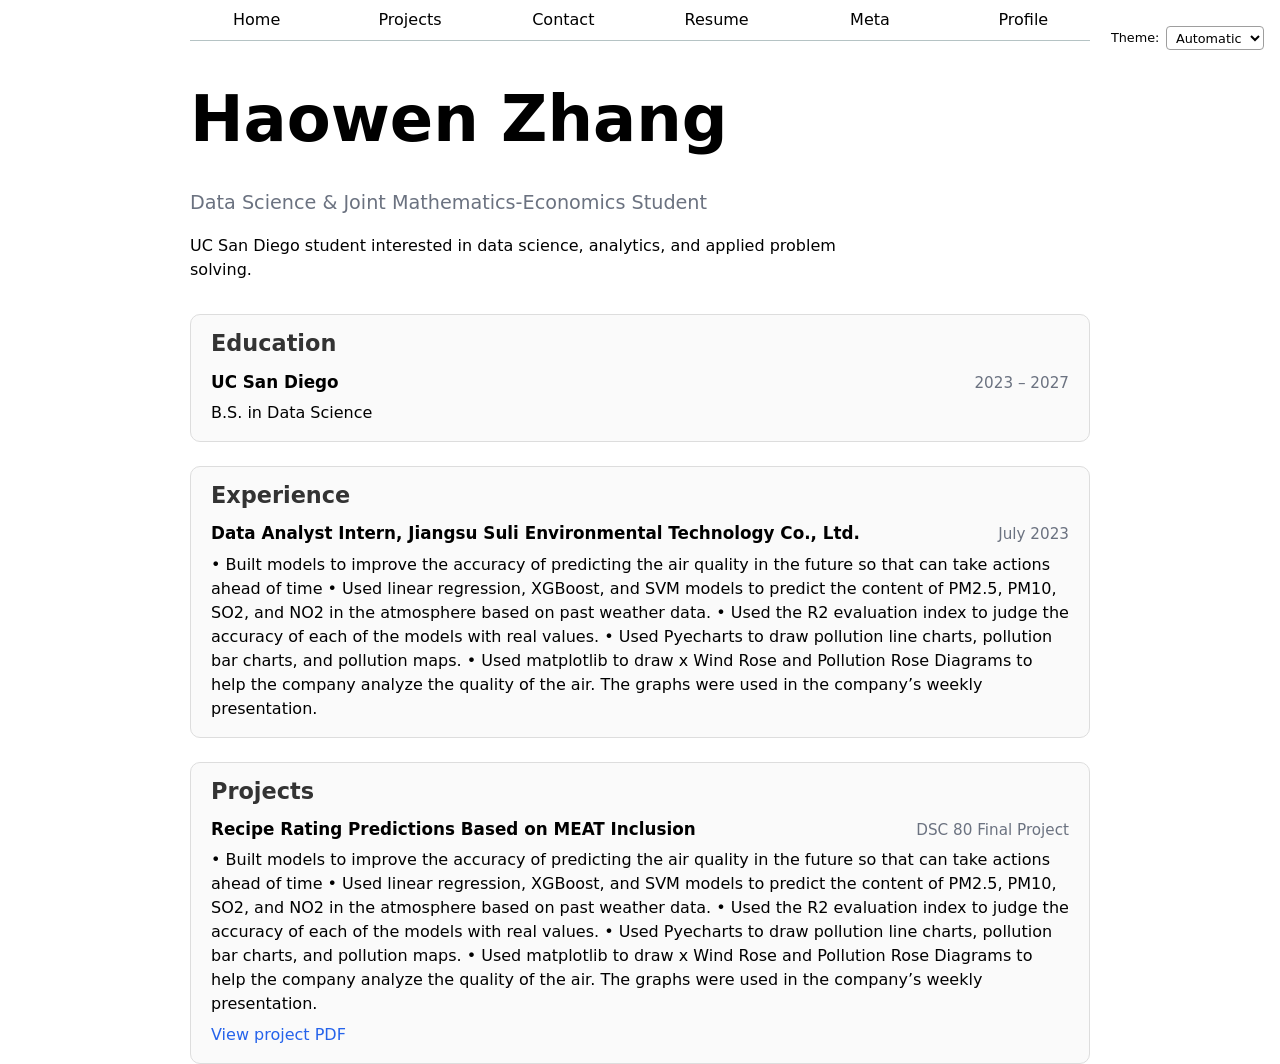
<file: resume/index.html>
<!DOCTYPE html>
<html lang="en">
<head>
    <meta charset="UTF-8">
    <meta name="viewport" content="width=device-width, initial-scale=1.0">
    <title>Resume</title>
    <link rel="stylesheet" href="../style.css">
    <script src="../global.js" type="module"></script>
</head>
<body>

    <!-- <nav>
        <a href="../index.html">Home</a>
        <a href="../projects/index.html">Projects</a>
        <a href="../contact/index.html">Contact</a>
        <a href="index.html">Resume</a>
        <a href="https://github.com/hz0410" target="_blank" rel="noopener noreferrer">
            Profile
        </a>
    </nav> -->

    <header class="resume-header">
        <h1>Haowen Zhang</h1>
        <p class="resume-subtitle">Data Science & Joint Mathematics-Economics Student</p>
        <p class="resume-summary">
            UC San Diego student interested in data science, analytics, and applied problem solving.
        </p>
    </header>

    <main class="resume">
        <section>
            <h2>Education</h2>
            <article>
                <div class="resume-item-header">
                    <h3>UC San Diego</h3>
                    <time>2023 – 2027</time>
                </div>
                <p>B.S. in Data Science</p>
            </article>
        </section>

        <section>
            <h2>Experience</h2>
            <article>
                <div class="resume-item-header">
                    <h3>Data Analyst Intern, Jiangsu Suli Environmental Technology Co., Ltd.</h3>
                    <time>July 2023</time>
                </div>
                <p>
                    • Built models to improve the accuracy of predicting the air quality in the future so that can take actions ahead of time
                    • Used linear regression, XGBoost, and SVM models to predict the content of PM2.5, PM10, SO2, and NO2 in the atmosphere based on past weather data.
                    • Used the R2 evaluation index to judge the accuracy of each of the models with real values.
                    • Used Pyecharts to draw pollution line charts, pollution bar charts, and pollution maps.
                    • Used matplotlib to draw x Wind Rose and Pollution Rose Diagrams to help the company analyze the quality of the air. The graphs were used in the company’s weekly presentation.
                </p>
            </article>
        </section>

        <section>
            <h2>Projects</h2>
            <article>
                <div class="resume-item-header">
                    <h3>Recipe Rating Predictions Based on MEAT Inclusion</h3>
                    <span>DSC 80 Final Project</span>
                </div>
                <p>
                    • Built models to improve the accuracy of predicting the air quality in the future so that can take actions ahead of time
                    • Used linear regression, XGBoost, and SVM models to predict the content of PM2.5, PM10, SO2, and NO2 in the atmosphere based on past weather data.
                    • Used the R2 evaluation index to judge the accuracy of each of the models with real values.
                    • Used Pyecharts to draw pollution line charts, pollution bar charts, and pollution maps.
                    • Used matplotlib to draw x Wind Rose and Pollution Rose Diagrams to help the company analyze the quality of the air. The graphs were used in the company’s weekly presentation.
                </p>
                <p><a href="template__1_.pdf">View project PDF</a></p>
            </article>
        </section>
    </main>

</body>
</html>
</file>
<file: style.css>
:root{
  --color-accent: #6b7280
}

html {
  color-scheme: light dark;
}

body {
  font: 100%/1.5 system-ui;
  max-width: 900px;
  margin: 0 auto;
  padding: 0 20px;
}

.color-scheme {
  position: absolute;
  top: 1rem;
  right: 1rem;

  display: flex;
  align-items: center;
  gap: 0.5em;

  font-size: 0.8rem;
}

.color-scheme select {
  font: inherit;
  padding: 0.2em 0.4em;
  border-radius: 4px;
  border: 1px solid color-mix(in oklch, canvastext, canvas 70%);
  background-color: canvas;
  color: canvastext;
}


input,
textarea,
button {
  font: inherit;
  display: block;
}

form {
  display: grid;
  grid-template-columns: auto 1fr;
  gap: 1em;
}

label{
  display:contents;
}

input,
textarea {
  width: 100%;
  box-sizing: border-box;
}

textarea,
button {
  grid-column: 1 / -1;
}

label {
  display: contents;
  margin-top: 10px;
  margin-bottom: 5px;
}

button {
  display: block;
  width: 100%;
  padding: 10px;
  margin-top: 15px;

  font: inherit;           
  background-color: #fbcfe8; 
  border: none;
  border-radius: 5px;
}




nav {
  display: flex;
  gap: 20px;
  /* border-bottom: 1px solid var(--color-accent); */
  --border-color: oklch(50% 10% 200 / 40%);
  border-bottom: 1px solid var(--border-color);
  margin-bottom: 20px;
}

nav a {
  flex: 1;
  text-align: center;
  padding: 0.5em;
  text-decoration: none;
  color: inherit;
}
nav a.current {
  /* border-bottom: 0.4em solid var(--color-accent); */
  border-bottom: 0.4em solid var(--border-color);
  padding-bottom: 0.1em;
  font-weight: bold;
}
nav a:hover {
  background-color: pink;
}

/* .projects {
  display: grid;
  grid-template-columns: repeat(auto-fill, minmax(15em, 1fr));
  gap: 1em;
}

.projects article {
  display: grid;
  grid-template-rows: subgrid;
  grid-row: span 4;
}

.projects h2 {
  margin: 0;
}

.project-year {
  color: gray;
  font-size: 0.9rem;
  margin:0;
}

.projects img {
  width: 100%;
} */

#projects-pie-plot {
  max-width: 20em;
  margin-block: 2em;
  overflow: visible;
}



.projects {
  display: grid;
  grid-template-columns: repeat(auto-fill, minmax(15em, 1fr));
  gap: 2em;
}

.projects article {
  display: flex;
  flex-direction: column;
  gap: 1rem;
}

.projects h2 {
  margin: 0;
}

.projects img {
  width: 100%;
  display: block;
}

.projects article p {
  margin: 0;
}

.project-year {
  color: gray;
  font-size: 0.9rem;
  font-style: italic;
}



h1 {
  font-size: 400%;
}

h1, h2, h3, h4, h5, h6 {
  line-height: 1.1;
  text-wrap: balance;
}


.resume-header {
  margin-bottom: 2rem;
}

.resume-subtitle {
  font-size: 1.2rem;
  color: var(--color-accent);
  margin-top: -0.5rem;
  margin-bottom: 0.5rem;
}

.resume-summary {
  max-width: 65ch;
}

.resume {
  display: grid;
  gap: 1.5rem;
}

.resume section {
  padding: 1rem 1.25rem;
  border: 1px solid #ddd;
  border-radius: 10px;
  background: #fafafa;
}

.resume section h2 {
  margin-top: 0;
  margin-bottom: 1rem;
  font-size: 1.4rem;
  color: #333;
}

.resume article + article {
  margin-top: 1rem;
}

.resume-item-header {
  display: flex;
  justify-content: space-between;
  align-items: baseline;
  gap: 1rem;
  flex-wrap: wrap;
}

.resume-item-header h3 {
  margin: 0;
  font-size: 1.05rem;
}

.resume-item-header time,
.resume-item-header span {
  color: var(--color-accent);
  font-size: 0.95rem;
}

.resume p {
  margin: 0.4rem 0 0;
}

.resume a {
  color: #2563eb;
  text-decoration: none;
}

.resume a:hover {
  text-decoration: underline;
}

#profile-stats dl {
  display: grid;
  grid-template-columns: repeat(4, 1fr);
  text-align: center;
  margin-top: 1rem;
}

#profile-stats dt {
  grid-row: 1;
  font-size: 0.9rem;
  color: gray;
  text-transform: uppercase;
}

#profile-stats dd {
  grid-row: 2;
  font-size: 2rem;
  font-weight: bold;
  margin: 0;
}

/* Legend container */
.legend {
  display: grid;
  grid-template-columns: repeat(auto-fill, minmax(9em, 1fr));
  gap: 0.5em;
  margin: 2em 0;
  padding: 1em;
  border: 1px solid #ccc;
}

/* Each item */
.legend li {
  display: flex;
  align-items: center;
  gap: 0.5em;
}

/* Color box */
.legend .swatch {
  width: 1em;
  height: 1em;
  background-color: var(--color);
  border-radius: 50%;
}

.chart-container {
  display: flex;
  align-items: center;
  gap: 2rem;
}

/* VERY IMPORTANT */
#projects-pie-plot {
  width: 250px;   /* or 20em */
  height: auto;
}

.legend {
  flex: 1;
}

path {
  transition: 300ms;
}

svg:has(path:hover) path:not(:hover) {
  opacity: 0.5;
}

.selected {
  --color: purple !important;
}

.selected:is(path) {
  fill: var(--color);
}

.stats {
  display: grid;
  grid-template-columns: repeat(6, 1fr);
  gap: 1em;
  margin-block: 2em;
}

.stats dt {
  grid-row: 1;
  color: #6b7280;
  text-transform: uppercase;
  font-size: 0.8rem;
}

.stats dd {
  grid-row: 2;
  margin: 0;
  font-size: 2.5rem;
}

.gridlines line {
  stroke: #ddd;
  stroke-opacity: 0.5;
}

.gridlines path {
  display: none;
}

.info {
  display: grid;
  grid-template-columns: auto 1fr;
  gap: 0.25em 1em;
}

.info dt {
  color: #6b7280;
  font-weight: bold;
}

.info dd {
  margin: 0;
}

.tooltip {
  position: fixed;
  top: 1em;
  left: 1em;
  background-color: rgba(255, 255, 255, 0.9);
  box-shadow: 0 4px 12px #0003;
  border-radius: 0.5em;
  padding: 1em;
  backdrop-filter: blur(6px);
}

.tooltip.visible {
  opacity: 1;
}

circle {
  transition: 200ms;
  transform-origin: center;
  transform-box: fill-box;
}

circle:hover {
  transform: scale(1.5);
}

dl.info {
  transition-duration: 500ms;
  transition-property: opacity, visibility;
}

dl.info[hidden]:not(:hover, :focus-within) {
  opacity: 0;
  visibility: hidden;
}

@keyframes marching-ants {
  to {
    stroke-dashoffset: -8;
  }
}

.selection {
  fill-opacity: 0.1;
  stroke: black;
  stroke-opacity: 0.7;
  stroke-dasharray: 5 3;
  animation: marching-ants 2s linear infinite;
}

circle.selected {
  fill: #ff6b6b;
}
</file>
